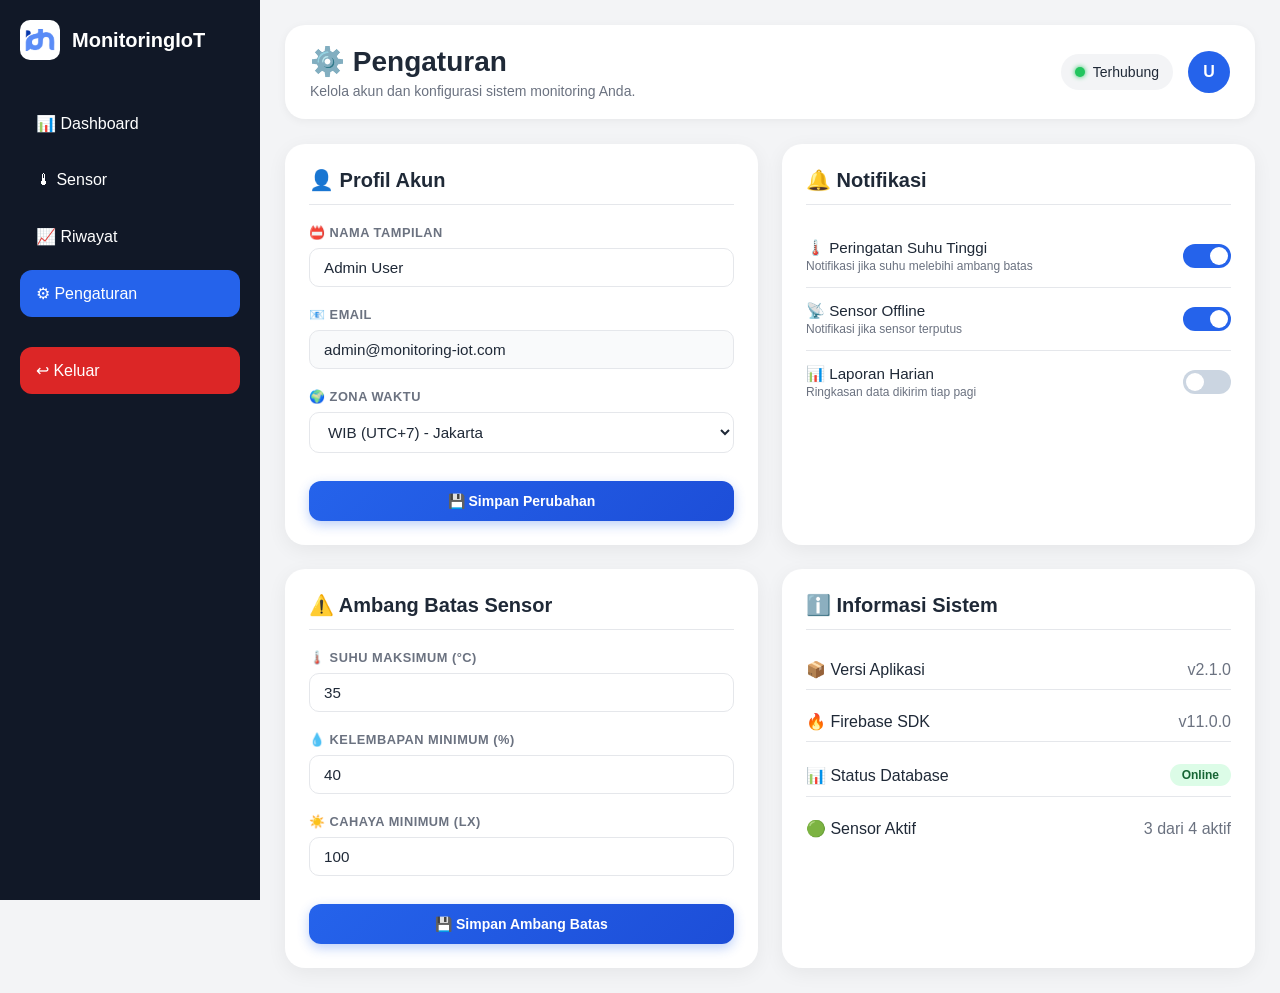
<file: pengaturan.html>
<!DOCTYPE html>
<html lang="id">
<head>
  <meta charset="UTF-8" />
  <meta name="viewport" content="width=device-width, initial-scale=1.0" />
  <title>Pengaturan | Monitoring IoT</title>
  <meta name="description" content="Pengaturan akun dan konfigurasi sistem monitoring IoT." />
  
  <style>
    * {
      margin: 0;
      padding: 0;
      box-sizing: border-box;
      font-family: 'Segoe UI', 'Poppins', Arial, sans-serif;
    }

    body {
      background: #f3f4f6;
    }

    /* ================= SIDEBAR ================= */
    .app-shell {
      display: flex;
      min-height: 100vh;
    }

    .sidebar {
      width: 260px;
      background: #111827;
      color: white;
      position: fixed;
      left: 0;
      top: 0;
      height: 100vh;
      padding: 20px;
      z-index: 1000;
    }

    .sidebar-brand {
      display: flex;
      align-items: center;
      gap: 12px;
      margin-bottom: 40px;
      font-size: 20px;
      font-weight: bold;
    }

    .sidebar-brand img {
      width: 40px;
      height: 40px;
      border-radius: 10px;
      background: #2563eb;
    }

    .sidebar-nav {
      display: flex;
      flex-direction: column;
      gap: 10px;
    }

    .sidebar-nav a {
      text-decoration: none;
      color: white;
      padding: 14px 16px;
      border-radius: 12px;
      transition: 0.3s;
      display: block;
    }

    .sidebar-nav a:hover {
      background: rgba(255, 255, 255, 0.1);
    }

    .sidebar-nav a.active {
      background: #2563eb;
    }

    .logout {
      margin-top: 20px;
      background: #dc2626;
    }

    .logout:hover {
      background: #b91c1c !important;
    }

    /* ================= MAIN ================= */
    .main {
      margin-left: 260px;
      width: calc(100% - 260px);
      padding: 25px;
    }

    /* ================= TOPBAR ================= */
    .topbar {
      display: flex;
      justify-content: space-between;
      align-items: center;
      margin-bottom: 25px;
      background: white;
      padding: 20px 25px;
      border-radius: 20px;
      box-shadow: 0 2px 10px rgba(0, 0, 0, 0.05);
    }

    .topbar h1 {
      font-size: 28px;
      margin-bottom: 5px;
      color: #1f2937;
    }

    .muted {
      color: #6b7280;
      font-size: 14px;
    }

    .topbar-actions {
      display: flex;
      align-items: center;
      gap: 15px;
    }

    .status-pill {
      background: #f3f4f6;
      padding: 10px 14px;
      border-radius: 20px;
      font-size: 14px;
      display: flex;
      align-items: center;
      gap: 8px;
      color: #1f2937;
      font-weight: 500;
    }

    .dot {
      width: 10px;
      height: 10px;
      border-radius: 50%;
      display: inline-block;
    }

    .online {
      background: #22c55e;
      box-shadow: 0 0 5px #22c55e;
    }

    .offline {
      background: #ef4444;
    }

    .avatar {
      width: 42px;
      height: 42px;
      border-radius: 50%;
      background: #2563eb;
      color: white;
      display: flex;
      justify-content: center;
      align-items: center;
      font-weight: bold;
    }

    /* ================= PANEL ================= */
    .panel {
      background: white;
      border-radius: 20px;
      padding: 24px;
      box-shadow: 0 5px 20px rgba(0, 0, 0, 0.06);
      height: 100%;
    }

    .panel-header {
      display: flex;
      justify-content: space-between;
      align-items: center;
      margin-bottom: 20px;
      padding-bottom: 12px;
      border-bottom: 1px solid #e5e7eb;
    }

    .panel-header h3 {
      font-size: 20px;
      color: #1f2937;
    }

    /* ================= SETTINGS GRID ================= */
    .settings-grid {
      display: grid;
      grid-template-columns: 1fr 1fr;
      gap: 24px;
    }

    @media (max-width: 900px) {
      .settings-grid {
        grid-template-columns: 1fr;
      }
    }

    /* ================= FORM ================= */
    .form-field {
      display: flex;
      flex-direction: column;
      gap: 8px;
      margin-bottom: 20px;
    }

    .form-field label {
      font-size: 0.8rem;
      font-weight: 600;
      color: #6b7280;
      text-transform: uppercase;
      letter-spacing: 0.04em;
    }

    .form-field input,
    .form-field select,
    .form-field textarea {
      padding: 10px 14px;
      border-radius: 10px;
      border: 1px solid #e5e7eb;
      background: white;
      color: #1f2937;
      font-size: 0.95rem;
      transition: border-color 0.2s;
      outline: none;
    }

    .form-field input:focus,
    .form-field select:focus {
      border-color: #2563eb;
    }

    .form-field input[readonly] {
      background: #f9fafb;
      cursor: not-allowed;
    }

    /* ================= BUTTON ================= */
    .btn {
      padding: 12px 24px;
      border-radius: 12px;
      font-weight: 600;
      transition: 0.3s;
      display: inline-flex;
      align-items: center;
      gap: 10px;
      cursor: pointer;
      border: none;
      font-size: 14px;
    }

    .btn-primary {
      background: linear-gradient(135deg, #2563eb, #1d4ed8);
      color: white;
      box-shadow: 0 4px 12px rgba(37, 99, 235, 0.3);
    }

    .btn-primary:hover {
      transform: translateY(-2px);
      background: linear-gradient(135deg, #3b82f6, #2563eb);
    }

    .save-btn {
      width: 100%;
      justify-content: center;
      margin-top: 8px;
    }

    /* ================= TOGGLE SWITCH ================= */
    .toggle-switch {
      display: flex;
      align-items: center;
      justify-content: space-between;
      padding: 14px 0;
      border-bottom: 1px solid #e5e7eb;
    }

    .toggle-switch:last-child {
      border-bottom: none;
    }

    .toggle-switch div {
      flex: 1;
    }

    .toggle-switch span {
      font-size: 0.95rem;
      color: #1f2937;
      font-weight: 500;
    }

    .toggle-switch small {
      color: #6b7280;
      font-size: 0.75rem;
      display: block;
      margin-top: 2px;
    }

    .switch {
      position: relative;
      display: inline-block;
      width: 48px;
      height: 24px;
      flex-shrink: 0;
    }

    .switch input {
      opacity: 0;
      width: 0;
      height: 0;
    }

    .slider {
      position: absolute;
      cursor: pointer;
      top: 0;
      left: 0;
      right: 0;
      bottom: 0;
      background: #cbd5e1;
      border-radius: 24px;
      transition: 0.3s;
    }

    .slider:before {
      position: absolute;
      content: "";
      height: 18px;
      width: 18px;
      left: 3px;
      bottom: 3px;
      background: white;
      border-radius: 50%;
      transition: 0.3s;
    }

    .switch input:checked + .slider {
      background: #2563eb;
    }

    .switch input:checked + .slider:before {
      transform: translateX(24px);
    }

    /* ================= BADGE ================= */
    .badge-pill {
      padding: 4px 12px;
      border-radius: 20px;
      font-size: 12px;
      font-weight: 600;
    }

    .badge-pill.ok {
      background: #dcfce7;
      color: #166534;
    }

    .badge-pill.err {
      background: #fee2e2;
      color: #991b1b;
    }

    .badge-pill.warn {
      background: #fed7aa;
      color: #92400e;
    }

    /* ================= ALERT ================= */
    .alert-success {
      display: none;
      background: #dcfce7;
      border: 1px solid #86efac;
      color: #166534;
      padding: 12px 16px;
      border-radius: 10px;
      font-size: 0.85rem;
      margin-top: 16px;
      text-align: center;
    }

    /* ================= RESPONSIVE ================= */
    @media (max-width: 900px) {
      .sidebar {
        width: 220px;
      }
      .main {
        margin-left: 220px;
        width: calc(100% - 220px);
      }
    }

    @media (max-width: 700px) {
      .sidebar {
        position: relative;
        width: 100%;
        height: auto;
      }
      .app-shell {
        flex-direction: column;
      }
      .main {
        margin-left: 0;
        width: 100%;
      }
      .topbar {
        flex-direction: column;
        align-items: flex-start;
        gap: 15px;
      }
    }
  </style>
</head>
<body>
  <div class="app-shell">
    <!-- Sidebar -->
    <aside class="sidebar">
      <div class="sidebar-brand">
        <img src="img/logo.png" alt="Logo" onerror="this.style.display='none'">
        <span>Monitoring<strong>IoT</strong></span>
      </div>
      <nav class="sidebar-nav">
        <a href="dashboard.html" id="nav-dashboard">📊 Dashboard</a>
        <a href="sensor.html" id="nav-sensor">🌡 Sensor</a>
        <a href="riwayat.html" id="nav-riwayat">📈 Riwayat</a>
        <a href="pengaturan.html" id="nav-pengaturan" class="active">⚙ Pengaturan</a>
        <a href="#" id="logoutBtn" class="logout">↩ Keluar</a>
      </nav>
    </aside>

    <!-- Main -->
    <main class="main">
      <header class="topbar">
        <div>
          <h1>⚙️ Pengaturan</h1>
          <p class="muted">Kelola akun dan konfigurasi sistem monitoring Anda.</p>
        </div>
        <div class="topbar-actions">
          <div class="status-pill">
            <span class="dot online"></span>
            <span id="connectionStatus">Terhubung</span>
          </div>
          <div class="avatar">U</div>
        </div>
      </header>

      <div class="settings-grid">
        <!-- Profil -->
        <section class="panel">
          <div class="panel-header">
            <h3>👤 Profil Akun</h3>
          </div>
          <form id="profileForm">
            <div class="form-field">
              <label>📛 Nama Tampilan</label>
              <input type="text" id="displayName" placeholder="Nama Anda" value="Admin User" />
            </div>
            <div class="form-field">
              <label>📧 Email</label>
              <input type="email" id="userEmail" placeholder="email@contoh.com" value="admin@monitoring-iot.com" readonly />
            </div>
            <div class="form-field">
              <label>🌍 Zona Waktu</label>
              <select id="timezone">
                <option value="Asia/Jakarta" selected>WIB (UTC+7) - Jakarta</option>
                <option value="Asia/Makassar">WITA (UTC+8) - Makassar</option>
                <option value="Asia/Jayapura">WIT (UTC+9) - Jayapura</option>
              </select>
            </div>
            <button type="submit" class="btn btn-primary save-btn">💾 Simpan Perubahan</button>
            <div class="alert-success" id="profileAlert">✓ Profil berhasil disimpan!</div>
          </form>
        </section>

        <!-- Notifikasi -->
        <section class="panel">
          <div class="panel-header">
            <h3>🔔 Notifikasi</h3>
          </div>
          <div>
            <div class="toggle-switch">
              <div>
                <span>🌡️ Peringatan Suhu Tinggi</span>
                <small>Notifikasi jika suhu melebihi ambang batas</small>
              </div>
              <label class="switch">
                <input type="checkbox" id="notifSuhu" checked />
                <span class="slider"></span>
              </label>
            </div>
            <div class="toggle-switch">
              <div>
                <span>📡 Sensor Offline</span>
                <small>Notifikasi jika sensor terputus</small>
              </div>
              <label class="switch">
                <input type="checkbox" id="notifOffline" checked />
                <span class="slider"></span>
              </label>
            </div>
            <div class="toggle-switch">
              <div>
                <span>📊 Laporan Harian</span>
                <small>Ringkasan data dikirim tiap pagi</small>
              </div>
              <label class="switch">
                <input type="checkbox" id="notifReport" />
                <span class="slider"></span>
              </label>
            </div>
          </div>
        </section>

        <!-- Ambang Batas Sensor -->
        <section class="panel">
          <div class="panel-header">
            <h3>⚠️ Ambang Batas Sensor</h3>
          </div>
          <form id="thresholdForm">
            <div class="form-field">
              <label>🌡️ Suhu Maksimum (°C)</label>
              <input type="number" id="maxSuhu" value="35" min="20" max="60" step="0.5" />
            </div>
            <div class="form-field">
              <label>💧 Kelembapan Minimum (%)</label>
              <input type="number" id="minKelembapan" value="40" min="10" max="90" />
            </div>
            <div class="form-field">
              <label>☀️ Cahaya Minimum (lx)</label>
              <input type="number" id="minCahaya" value="100" min="0" max="2000" />
            </div>
            <button type="submit" class="btn btn-primary save-btn">💾 Simpan Ambang Batas</button>
            <div class="alert-success" id="thresholdAlert">✓ Ambang batas berhasil disimpan!</div>
          </form>
        </section>

        <!-- Info Sistem -->
        <section class="panel">
          <div class="panel-header">
            <h3>ℹ️ Informasi Sistem</h3>
          </div>
          <div style="display:flex;flex-direction:column;gap:12px;">
            <div style="display: flex; justify-content: space-between; align-items: center; padding: 10px 0; border-bottom: 1px solid #e5e7eb;">
              <span style="font-weight: 500; color: #1f2937;">📦 Versi Aplikasi</span>
              <span style="color: #6b7280;">v2.1.0</span>
            </div>
            <div style="display: flex; justify-content: space-between; align-items: center; padding: 10px 0; border-bottom: 1px solid #e5e7eb;">
              <span style="font-weight: 500; color: #1f2937;">🔥 Firebase SDK</span>
              <span style="color: #6b7280;">v11.0.0</span>
            </div>
            <div style="display: flex; justify-content: space-between; align-items: center; padding: 10px 0; border-bottom: 1px solid #e5e7eb;">
              <span style="font-weight: 500; color: #1f2937;">📊 Status Database</span>
              <span class="badge-pill ok" id="dbStatus">Online</span>
            </div>
            <div style="display: flex; justify-content: space-between; align-items: center; padding: 10px 0;">
              <span style="font-weight: 500; color: #1f2937;">🟢 Sensor Aktif</span>
              <span style="color: #6b7280;" id="activeSensors">3 dari 4 aktif</span>
            </div>
          </div>
        </section>
      </div>
    </main>
  </div>

  <script>
    // Simpan notifikasi ke localStorage
    function saveNotifSettings() {
      const notifSuhu = document.getElementById('notifSuhu').checked;
      const notifOffline = document.getElementById('notifOffline').checked;
      const notifReport = document.getElementById('notifReport').checked;
      
      localStorage.setItem('notif_suhu', notifSuhu);
      localStorage.setItem('notif_offline', notifOffline);
      localStorage.setItem('notif_report', notifReport);
    }

    function loadNotifSettings() {
      const notifSuhu = localStorage.getItem('notif_suhu');
      const notifOffline = localStorage.getItem('notif_offline');
      const notifReport = localStorage.getItem('notif_report');
      
      if (notifSuhu !== null) document.getElementById('notifSuhu').checked = notifSuhu === 'true';
      if (notifOffline !== null) document.getElementById('notifOffline').checked = notifOffline === 'true';
      if (notifReport !== null) document.getElementById('notifReport').checked = notifReport === 'true';
    }

    // Form Profil
    document.getElementById('profileForm').addEventListener('submit', function(e) {
      e.preventDefault();
      const displayName = document.getElementById('displayName').value;
      const timezone = document.getElementById('timezone').value;
      
      localStorage.setItem('display_name', displayName);
      localStorage.setItem('timezone', timezone);
      
      const alert = document.getElementById('profileAlert');
      alert.style.display = 'block';
      setTimeout(() => alert.style.display = 'none', 3000);
    });

    // Form Ambang Batas
    document.getElementById('thresholdForm').addEventListener('submit', function(e) {
      e.preventDefault();
      const maxSuhu = document.getElementById('maxSuhu').value;
      const minKelembapan = document.getElementById('minKelembapan').value;
      const minCahaya = document.getElementById('minCahaya').value;
      
      localStorage.setItem('threshold_suhu', maxSuhu);
      localStorage.setItem('threshold_kelembapan', minKelembapan);
      localStorage.setItem('threshold_cahaya', minCahaya);
      
      const alert = document.getElementById('thresholdAlert');
      alert.style.display = 'block';
      setTimeout(() => alert.style.display = 'none', 3000);
    });

    // Event listener untuk toggle notifikasi
    document.getElementById('notifSuhu').addEventListener('change', saveNotifSettings);
    document.getElementById('notifOffline').addEventListener('change', saveNotifSettings);
    document.getElementById('notifReport').addEventListener('change', saveNotifSettings);

    // Load semua setting yang tersimpan
    document.addEventListener('DOMContentLoaded', () => {
      // Load threshold
      const suhu = localStorage.getItem('threshold_suhu');
      const kelembapan = localStorage.getItem('threshold_kelembapan');
      const cahaya = localStorage.getItem('threshold_cahaya');
      if (suhu) document.getElementById('maxSuhu').value = suhu;
      if (kelembapan) document.getElementById('minKelembapan').value = kelembapan;
      if (cahaya) document.getElementById('minCahaya').value = cahaya;
      
      // Load profile
      const displayName = localStorage.getItem('display_name');
      if (displayName) document.getElementById('displayName').value = displayName;
      
      // Load notifikasi
      loadNotifSettings();
      
      // Update sensor aktif
      document.getElementById('activeSensors').textContent = '3 dari 4 aktif';
      document.getElementById('dbStatus').textContent = 'Online';
      document.querySelector('.dot').className = 'dot online';
      document.getElementById('connectionStatus').textContent = 'Terhubung';
    });

    // Logout
    document.getElementById('logoutBtn')?.addEventListener('click', (e) => {
      e.preventDefault();
      if(confirm('Yakin mau keluar?')) {
        localStorage.removeItem('user');
        window.location.href = 'index.html';
      }
    });
  </script>
</body>
</html>
</file>
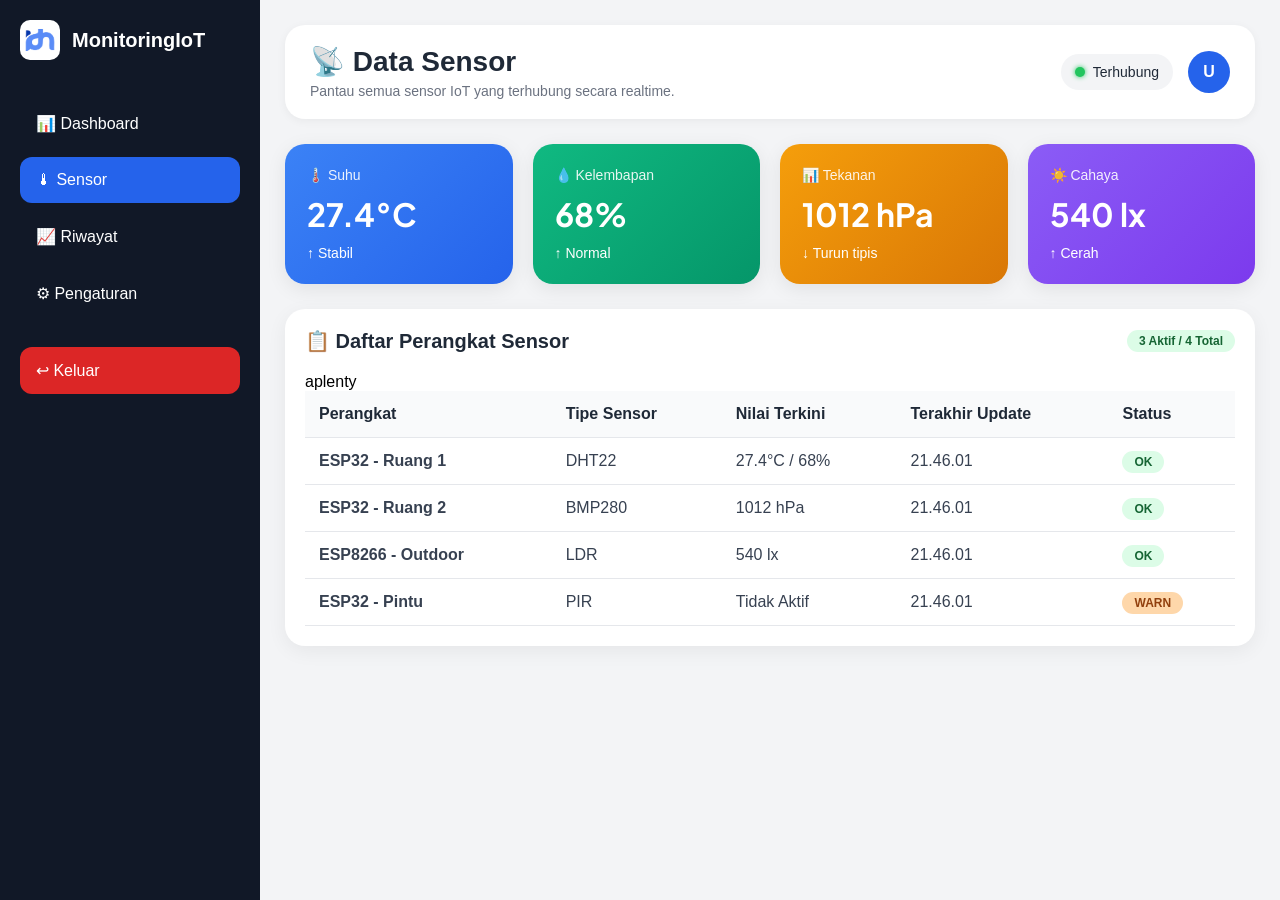
<file: sensor.html>
<!DOCTYPE html>
<html lang="id">
<head>
  <meta charset="UTF-8" />
  <meta name="viewport" content="width=device-width, initial-scale=1.0" />
  <title>Data Sensor | Monitoring IoT</title>
  <meta name="description" content="Halaman monitoring data sensor realtime dari semua perangkat IoT yang terhubung." />
  
  <!-- Import font Plus Jakarta Sans -->
  <link href="https://fonts.googleapis.com/css2?family=Plus+Jakarta+Sans:wght@400;500;600;700&display=swap" rel="stylesheet">

  <style>
    * {
      margin: 0;
      padding: 0;
      box-sizing: border-box;
      font-family: 'Segoe UI', 'Poppins', Arial, sans-serif;
    }

    body {
      background: #f3f4f6;
    }

    /* ================= SIDEBAR ================= */
    .app-shell {
      display: flex;
      min-height: 100vh;
    }

    .sidebar {
      width: 260px;
      background: #111827;
      color: white;
      position: fixed;
      left: 0;
      top: 0;
      height: 100vh;
      padding: 20px;
      z-index: 1000;
    }

    .sidebar-brand {
      display: flex;
      align-items: center;
      gap: 12px;
      margin-bottom: 40px;
      font-size: 20px;
      font-weight: bold;
    }

    .sidebar-brand img {
      width: 40px;
      height: 40px;
      border-radius: 10px;
      background: #2563eb;
    }

    .sidebar-nav {
      display: flex;
      flex-direction: column;
      gap: 10px;
    }

    .sidebar-nav a {
      text-decoration: none;
      color: white;
      padding: 14px 16px;
      border-radius: 12px;
      transition: 0.3s;
      display: block;
    }

    .sidebar-nav a:hover {
      background: rgba(255, 255, 255, 0.1);
    }

    .sidebar-nav a.active {
      background: #2563eb;
    }

    .logout {
      margin-top: 20px;
      background: #dc2626;
    }

    .logout:hover {
      background: #b91c1c !important;
    }

    /* ================= MAIN ================= */
    .main {
      margin-left: 260px;
      width: calc(100% - 260px);
      padding: 25px;
    }

    /* ================= TOPBAR ================= */
    .topbar {
      display: flex;
      justify-content: space-between;
      align-items: center;
      margin-bottom: 25px;
      background: white;
      padding: 20px 25px;
      border-radius: 20px;
      box-shadow: 0 2px 10px rgba(0, 0, 0, 0.05);
    }

    .topbar h1 {
      font-size: 28px;
      margin-bottom: 5px;
      color: #1f2937;
    }

    .muted {
      color: #6b7280;
      font-size: 14px;
    }

    .topbar-actions {
      display: flex;
      align-items: center;
      gap: 15px;
    }

    .status-pill {
      background: #f3f4f6;
      padding: 10px 14px;
      border-radius: 20px;
      font-size: 14px;
      display: flex;
      align-items: center;
      gap: 8px;
      color: #1f2937;
      font-weight: 500;
    }

    .dot {
      width: 10px;
      height: 10px;
      border-radius: 50%;
      display: inline-block;
    }

    .online {
      background: #22c55e;
      box-shadow: 0 0 5px #22c55e;
    }

    .avatar {
      width: 42px;
      height: 42px;
      border-radius: 50%;
      background: #2563eb;
      color: white;
      display: flex;
      justify-content: center;
      align-items: center;
      font-weight: bold;
    }

    /* ================= STATS ================= */
    .stats-grid {
      display: grid;
      grid-template-columns: repeat(auto-fit, minmax(220px, 1fr));
      gap: 20px;
      margin-bottom: 25px;
    }

    .stat-card {
      padding: 22px;
      border-radius: 20px;
      color: white;
      box-shadow: 0 5px 20px rgba(0, 0, 0, 0.08);
    }

    .stat-card small {
      font-size: 14px;
      opacity: 0.9;
    }

    .stat-card h2 {
      font-size: 32px;
      margin: 10px 0;
    }

    .trend {
      font-size: 14px;
    }

    /* Perubahan: font khusus untuk value suhu, kelembapan, tekanan, cahaya */
    #statSuhu, #statKelembapan, #statTekanan, #statCahaya {
      font-family: 'Plus Jakarta Sans', sans-serif;
    }

    .gradient-1 {
      background: linear-gradient(135deg, #3b82f6, #2563eb);
    }

    .gradient-2 {
      background: linear-gradient(135deg, #10b981, #059669);
    }

    .gradient-3 {
      background: linear-gradient(135deg, #f59e0b, #d97706);
    }

    .gradient-4 {
      background: linear-gradient(135deg, #8b5cf6, #7c3aed);
    }

    /* ================= PANEL ================= */
    .panel {
      background: white;
      border-radius: 20px;
      padding: 20px;
      box-shadow: 0 5px 20px rgba(0, 0, 0, 0.06);
    }

    .panel-header {
      display: flex;
      justify-content: space-between;
      align-items: center;
      margin-bottom: 20px;
    }

    .panel-header h3 {
      font-size: 20px;
      color: #1f2937;
    }

    /* ================= TABLE ================= */
    .table-wrap {
      overflow-x: auto;
    }

    .data-table {
      width: 100%;
      border-collapse: collapse;
    }

    .data-table th,
    .data-table td {
      padding: 14px;
      text-align: left;
      border-bottom: 1px solid #e5e7eb;
      color: #374151;
    }

    .data-table th {
      background: #f9fafb;
      font-weight: 600;
      color: #1f2937;
    }

    .data-table tr:hover {
      background: #f9fafb;
    }

    .badge-pill {
      padding: 4px 12px;
      border-radius: 20px;
      font-size: 12px;
      font-weight: 600;
    }

    .badge-pill.ok {
      background: #dcfce7;
      color: #166534;
    }

    .badge-pill.err {
      background: #fee2e2;
      color: #991b1b;
    }

    .badge-pill.warn {
      background: #fed7aa;
      color: #92400e;
    }

    /* ================= RESPONSIVE ================= */
    @media (max-width: 900px) {
      .sidebar {
        width: 220px;
      }
      .main {
        margin-left: 220px;
        width: calc(100% - 220px);
      }
    }

    @media (max-width: 700px) {
      .sidebar {
        position: relative;
        width: 100%;
        height: auto;
      }
      .app-shell {
        flex-direction: column;
      }
      .main {
        margin-left: 0;
        width: 100%;
      }
      .topbar {
        flex-direction: column;
        align-items: flex-start;
        gap: 15px;
      }
      .stats-grid {
        grid-template-columns: 1fr;
      }
    }
  </style>
</head>
<body>
  <div class="app-shell">
    <!-- Sidebar -->
    <aside class="sidebar">
      <div class="sidebar-brand">
        <img src="img/logo.png" alt="Logo" onerror="this.style.display='none'">
        <span>Monitoring<strong>IoT</strong></span>
      </div>
      <nav class="sidebar-nav">
        <a href="dashboard.html" id="nav-dashboard">📊 Dashboard</a>
        <a href="sensor.html" id="nav-sensor" class="active">🌡 Sensor</a>
        <a href="riwayat.html" id="nav-riwayat">📈 Riwayat</a>
        <a href="pengaturan.html" id="nav-pengaturan">⚙ Pengaturan</a>
        <a href="#" id="logoutBtn" class="logout">↩ Keluar</a>
      </nav>
    </aside>

    <!-- Main -->
    <main class="main">
      <header class="topbar">
        <div>
          <h1>📡 Data Sensor</h1>
          <p class="muted">Pantau semua sensor IoT yang terhubung secara realtime.</p>
        </div>
        <div class="topbar-actions">
          <div class="status-pill">
            <span class="dot online"></span> 
            <span id="connectionStatus">Terhubung</span>
          </div>
          <div class="avatar">U</div>
        </div>
      </header>

      <!-- Sensor Cards Grid -->
      <section class="stats-grid">
        <div class="stat-card gradient-1">
          <small>🌡️ Suhu</small>
          <h2 id="statSuhu">--°C</h2>
          <span class="trend up">↑ Stabil</span>
        </div>
        <div class="stat-card gradient-2">
          <small>💧 Kelembapan</small>
          <h2 id="statKelembapan">--%</h2>
          <span class="trend up">↑ Normal</span>
        </div>
        <div class="stat-card gradient-3">
          <small>📊 Tekanan</small>
          <h2 id="statTekanan">-- hPa</h2>
          <span class="trend down">↓ Turun tipis</span>
        </div>
        <div class="stat-card gradient-4">
          <small>☀️ Cahaya</small>
          <h2 id="statCahaya">-- lx</h2>
          <span class="trend up">↑ Cerah</span>
        </div>
      </section>

      <!-- Daftar Sensor -->
      <section class="panel">
        <div class="panel-header">
          <h3>📋 Daftar Perangkat Sensor</h3>
          <span class="badge-pill ok" id="sensorCount">Memuat...</span>
        </div>
        <div class="table-wrap">
          <table class="data-table">
            <thead>
              <tr>
                <th>Perangkat</th>
                <th>Tipe Sensor</th>
                <th>Nilai Terkini</th>
                <th>Terakhir Update</th>
                <th>Status</th>
              </tr>
            </thead>
            <tbody id="sensorTable">
              <tr><td colspan="5" style="text-align:center; color:#9ca3af;">Memuat data......</td></tr>
            </tbody>
          aplenty
        </div>
      </section>
    </main>
  </div>

  <script>
    // Data default
    const defaultData = {
      suhu: 26.5,
      kelembapan: 68,
      tekanan: 1013,
      cahaya: 450
    };

    // Fungsi update tabel
    function populateSensorTable(data) {
      const tbody = document.getElementById('sensorTable');
      const now = new Date().toLocaleTimeString('id-ID', { hour: '2-digit', minute: '2-digit', second: '2-digit' });
      
      const sensors = [
        { perangkat: 'ESP32 - Ruang 1', tipe: 'DHT22', nilai: `${data.suhu ?? defaultData.suhu}°C / ${data.kelembapan ?? defaultData.kelembapan}%`, status: 'OK' },
        { perangkat: 'ESP32 - Ruang 2', tipe: 'BMP280', nilai: `${data.tekanan ?? defaultData.tekanan} hPa`, status: 'OK' },
        { perangkat: 'ESP8266 - Outdoor', tipe: 'LDR', nilai: `${data.cahaya ?? defaultData.cahaya} lx`, status: 'OK' },
        { perangkat: 'ESP32 - Pintu', tipe: 'PIR', nilai: 'Tidak Aktif', status: 'WARN' },
      ];
      
      const activeSensors = sensors.filter(s => s.status === 'OK').length;
      document.getElementById('sensorCount').textContent = `${activeSensors} Aktif / ${sensors.length} Total`;
      
      tbody.innerHTML = sensors.map(s => `
        <tr>
          <td><strong>${s.perangkat}</strong></td>
          <td>${s.tipe}</td>
          <td>${s.nilai}</td>
          <td>${now}</td>
          <td><span class="badge-pill ${s.status === 'OK' ? 'ok' : 'warn'}">${s.status}</span></td>
        </tr>
      `).join('');
    }

    // Update semua data
    function updateAllData(data) {
      document.getElementById('statSuhu').textContent = (data.suhu ?? defaultData.suhu) + '°C';
      document.getElementById('statKelembapan').textContent = (data.kelembapan ?? defaultData.kelembapan) + '%';
      document.getElementById('statTekanan').textContent = (data.tekanan ?? defaultData.tekanan) + ' hPa';
      document.getElementById('statCahaya').textContent = (data.cahaya ?? defaultData.cahaya) + ' lx';
      populateSensorTable(data);
    }

    // Load data
    async function loadSensorData() {
      try {
        const response = await fetch('data/dummy.json');
        if (!response.ok) throw new Error('File tidak ditemukan');
        const data = await response.json();
        updateAllData(data);
        document.getElementById('connectionStatus').textContent = 'Terhubung';
        document.querySelector('.dot').className = 'dot online';
      } catch (error) {
        console.warn('Pakai data default:', error.message);
        updateAllData(defaultData);
        document.getElementById('connectionStatus').textContent = 'Mode Offline';
        document.querySelector('.dot').className = 'dot off';
      }
    }

    // Logout
    document.getElementById('logoutBtn')?.addEventListener('click', (e) => {
      e.preventDefault();
      if(confirm('Yakin mau keluar?')) {
        localStorage.removeItem('user');
        window.location.href = 'index.html';
      }
    });

    // Jalankan
    loadSensorData();
    setInterval(loadSensorData, 10000);
  </script>
</body>
</html>
</file>
